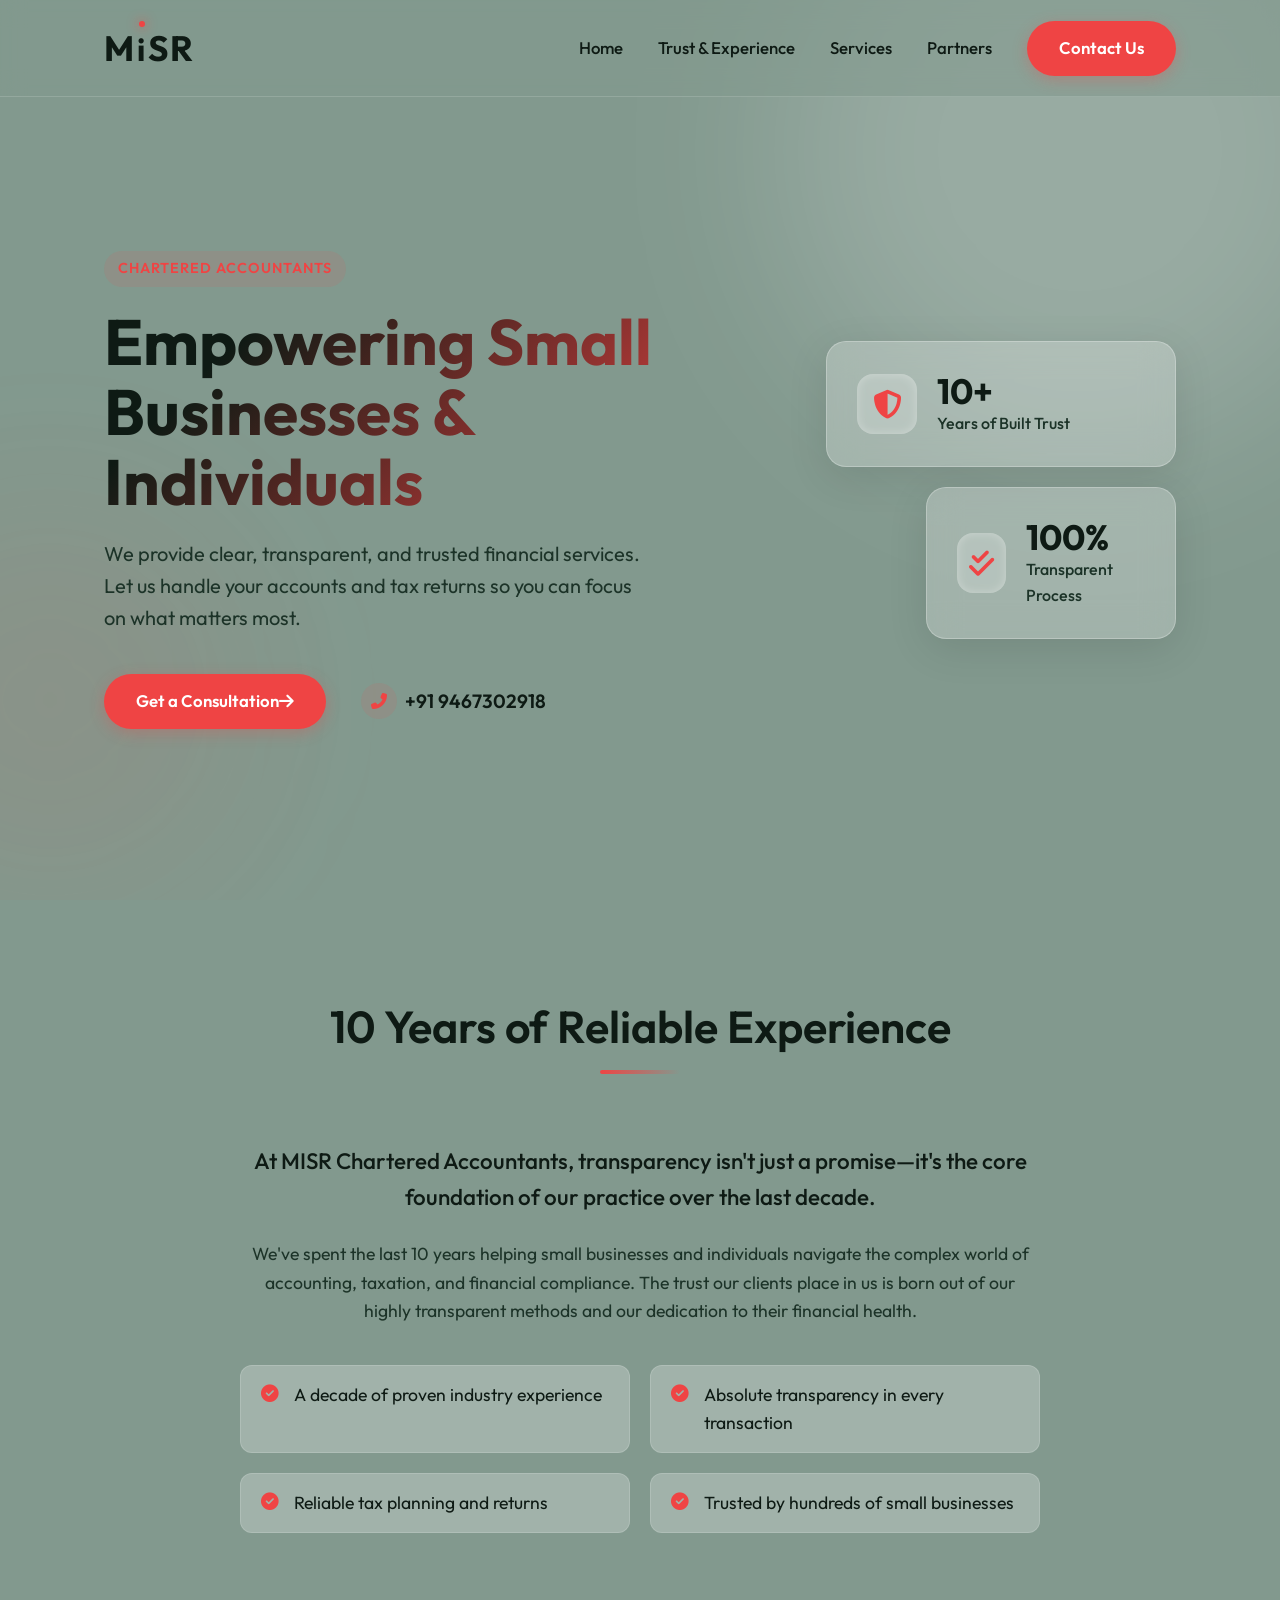
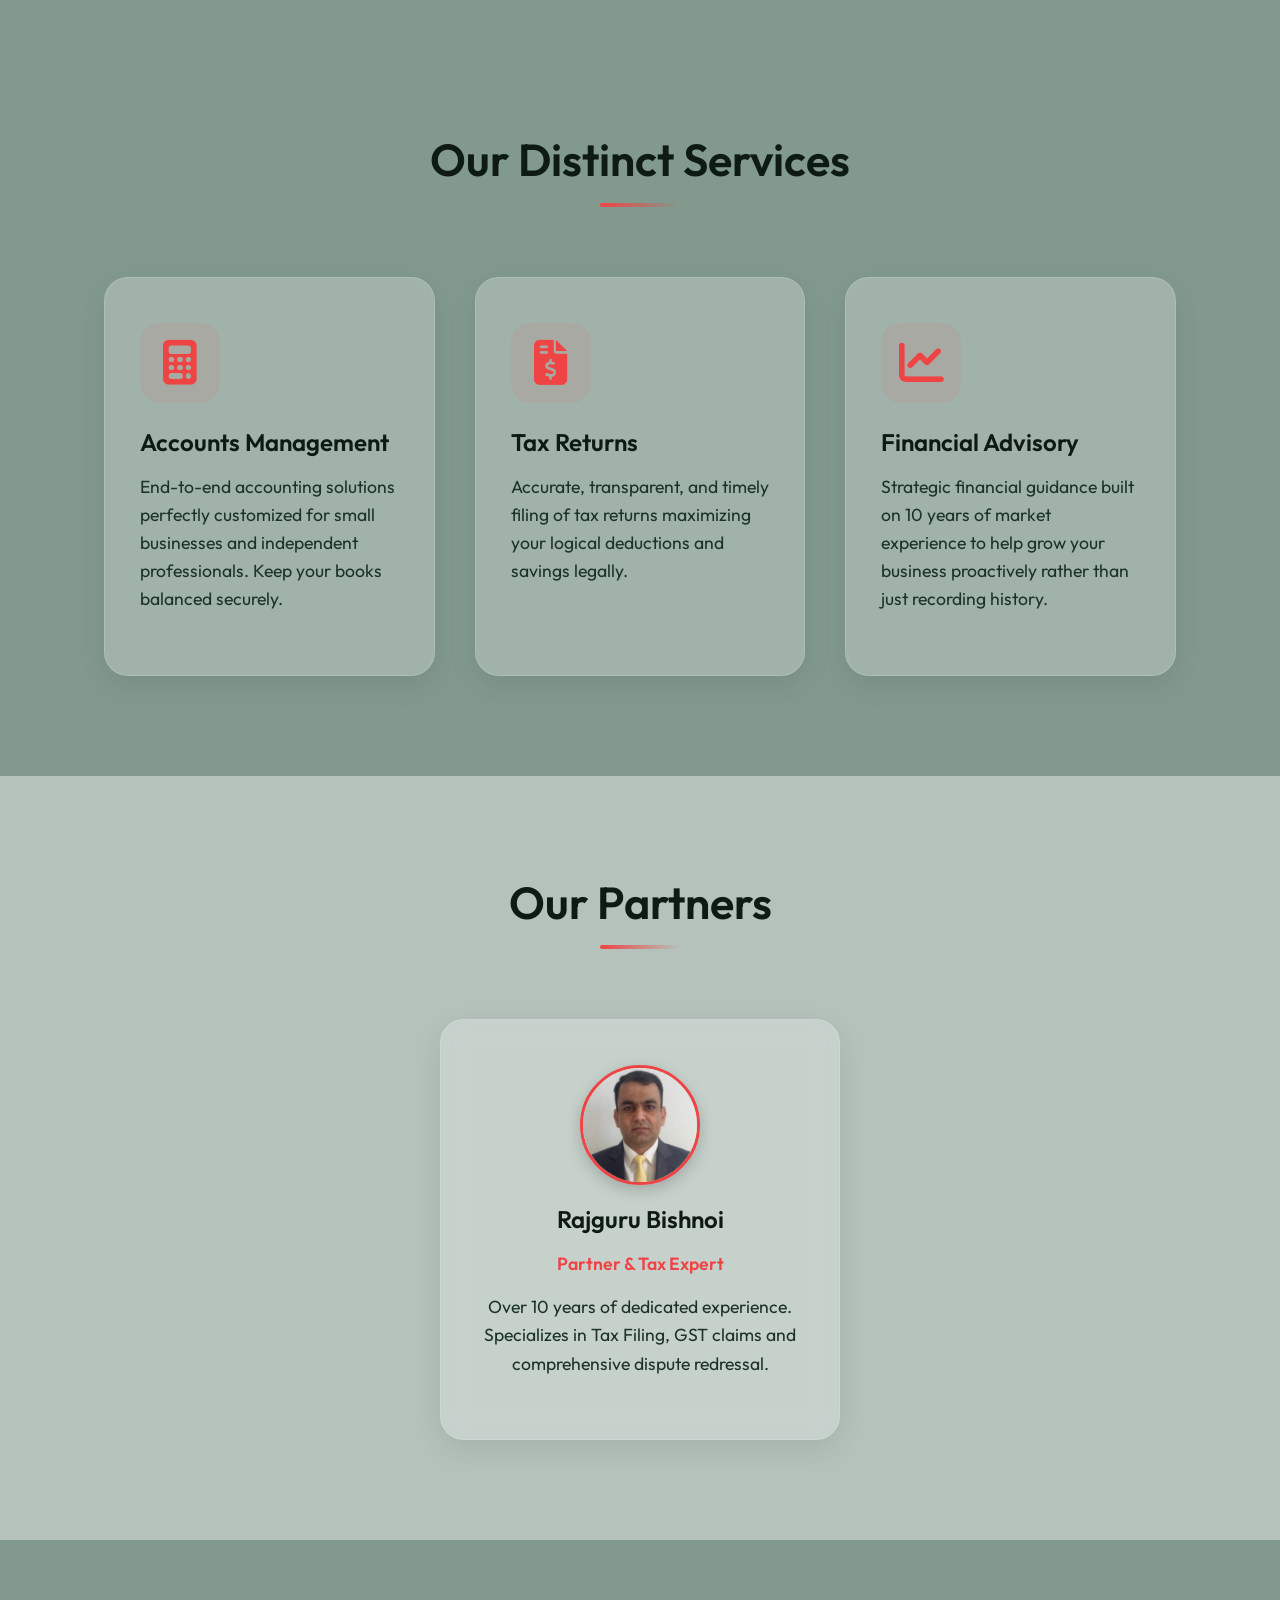
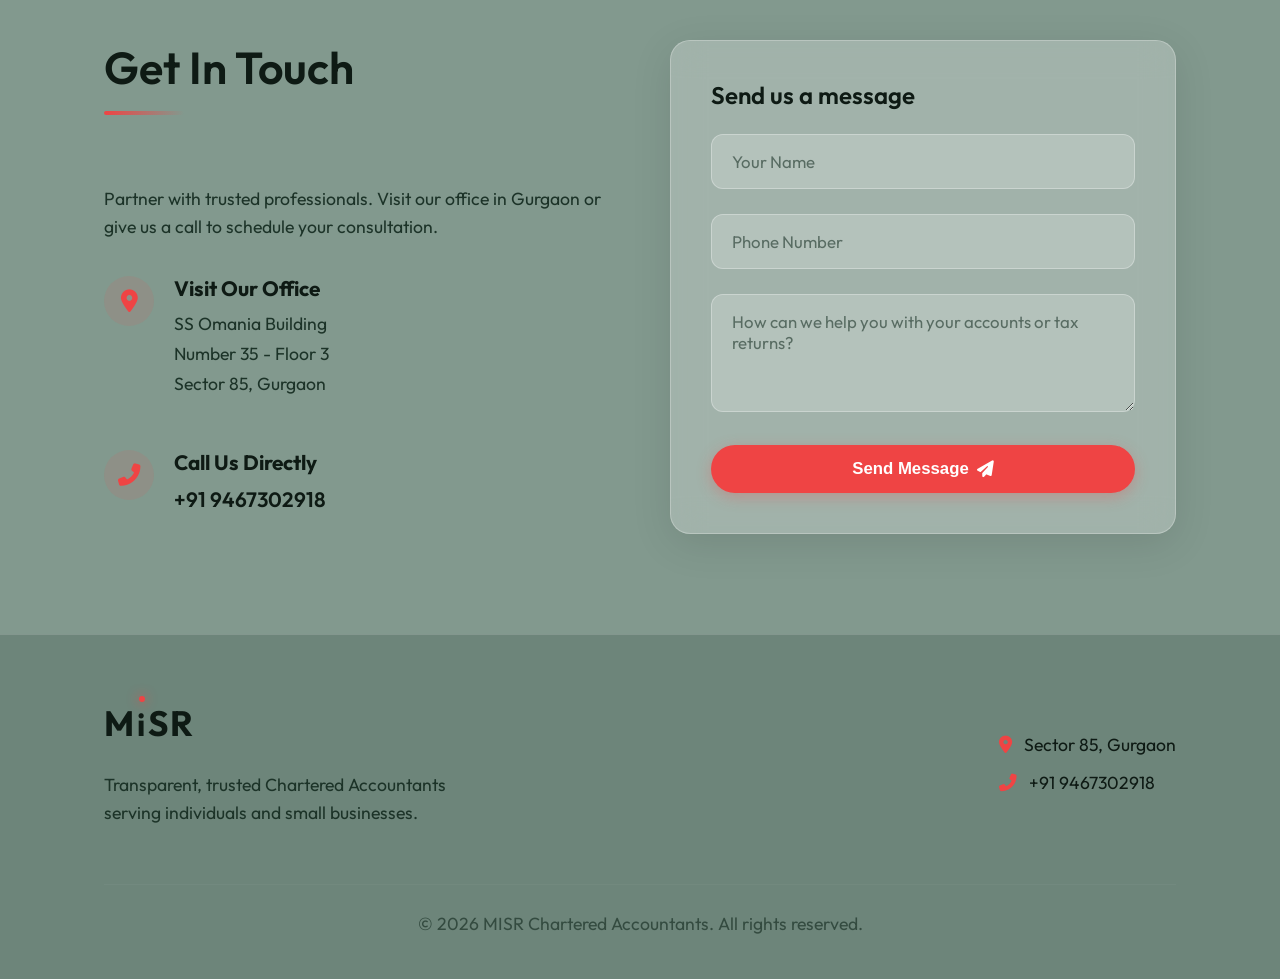
<file: index.html>
<!DOCTYPE html>
<html lang="en">

<head>
    <meta charset="UTF-8">
    <meta name="viewport" content="width=device-width, initial-scale=1.0">
    <title>MISR Chartered Accountants | Trusted Financial Partners</title>
    <meta name="description"
        content="MISR Chartered Accountants - Expert accounting and tax return services for small businesses and individuals in Gurgaon. Trusted and transparent with 10 years of experience.">

    <!-- Google Fonts -->
    <link rel="preconnect" href="https://fonts.googleapis.com">
    <link rel="preconnect" href="https://fonts.gstatic.com" crossorigin>
    <link href="https://fonts.googleapis.com/css2?family=Outfit:wght@300;400;500;600;700&display=swap" rel="stylesheet">

    <!-- FontAwesome for Icons -->
    <link rel="stylesheet" href="https://cdnjs.cloudflare.com/ajax/libs/font-awesome/6.4.0/css/all.min.css">

    <link rel="stylesheet" href="styles.css">
</head>

<body>
    <nav class="navbar">
        <div class="container nav-container">
            <div class="logo">
                <span class="logo-text">M<span class="logo-i">i<span class="dot"></span></span>SR</span>
            </div>
            <ul class="nav-links">
                <li><a href="#home">Home</a></li>
                <li><a href="#about">Trust & Experience</a></li>
                <li><a href="#services">Services</a></li>
                <li><a href="#partners">Partners</a></li>
                <li><a href="#contact" class="btn-primary">Contact Us</a></li>
            </ul>
            <div class="mobile-menu-btn">
                <i class="fas fa-bars"></i>
            </div>
        </div>
    </nav>

    <header id="home" class="hero">
        <div class="container hero-content">
            <div class="hero-text fade-in-up">
                <div class="badge-tag">Chartered Accountants</div>
                <h1>Empowering Small Businesses & Individuals</h1>
                <p>We provide clear, transparent, and trusted financial services. Let us handle your accounts and tax
                    returns so you can focus on what matters most.</p>
                <div class="hero-actions">
                    <a href="#contact" class="btn-primary" style="margin-right: 15px;">Get a Consultation <i
                            class="fas fa-arrow-right"></i></a>
                    <a href="tel:+919467302918" class="phone-link"><i class="fas fa-phone-alt tag-icon"></i> +91
                        9467302918</a>
                </div>
            </div>
            <div class="hero-image fade-in-left">
                <!-- Abstract financial illustration using premium UI aesthetic -->
                <div class="glass-card trust-badge">
                    <div class="badge-icon-wrap">
                        <i class="fas fa-shield-alt text-red"></i>
                    </div>
                    <div>
                        <span class="badge-number">10+</span>
                        <span class="badge-text">Years of Built Trust</span>
                    </div>
                </div>

                <div class="glass-card stat-badge" style="margin-top: 20px; max-width: 250px;">
                    <div class="badge-icon-wrap">
                        <i class="fas fa-check-double text-red"></i>
                    </div>
                    <div>
                        <span class="badge-number">100%</span>
                        <span class="badge-text">Transparent Process</span>
                    </div>
                </div>
            </div>
        </div>

        <!-- Abstract Teal Shapes Background -->
        <div class="hero-bg-shapes">
            <div class="shape shape-1"></div>
            <div class="shape shape-2"></div>
        </div>
    </header>

    <section id="about" class="about section-padding">
        <div class="container">
            <div class="section-title fade-in-up">
                <h2>10 Years of Reliable Experience</h2>
                <div class="underline"></div>
            </div>
            <div class="about-grid">
                <div class="about-content fade-in-up">
                    <p class="lead">At MISR Chartered Accountants, transparency isn't just a promise—it's the core
                        foundation of our practice over the last decade.</p>
                    <p>We've spent the last 10 years helping small businesses and individuals navigate the complex world
                        of accounting, taxation, and financial compliance. The trust our clients place in us is born out
                        of our highly transparent methods and our dedication to their financial health.</p>
                    <ul class="feature-list">
                        <li><i class="fas fa-check-circle text-red"></i> A decade of proven industry experience</li>
                        <li><i class="fas fa-check-circle text-red"></i> Absolute transparency in every transaction</li>
                        <li><i class="fas fa-check-circle text-red"></i> Reliable tax planning and returns</li>
                        <li><i class="fas fa-check-circle text-red"></i> Trusted by hundreds of small businesses</li>
                    </ul>
                </div>
            </div>
        </div>
    </section>

    <section id="services" class="services section-padding">
        <div class="container">
            <div class="section-title fade-in-up">
                <h2>Our Distinct Services</h2>
                <div class="underline"></div>
            </div>
            <div class="services-grid">
                <div class="service-card fade-in-up" data-delay="0.1s">
                    <div class="service-icon">
                        <i class="fas fa-calculator"></i>
                    </div>
                    <h3>Accounts Management</h3>
                    <p>End-to-end accounting solutions perfectly customized for small businesses and independent
                        professionals. Keep your books balanced securely.</p>
                </div>
                <div class="service-card fade-in-up" data-delay="0.2s">
                    <div class="service-icon">
                        <i class="fas fa-file-invoice-dollar"></i>
                    </div>
                    <h3>Tax Returns</h3>
                    <p>Accurate, transparent, and timely filing of tax returns maximizing your logical deductions and
                        savings legally.</p>
                </div>
                <div class="service-card fade-in-up" data-delay="0.3s">
                    <div class="service-icon">
                        <i class="fas fa-chart-line"></i>
                    </div>
                    <h3>Financial Advisory</h3>
                    <p>Strategic financial guidance built on 10 years of market experience to help grow your business
                        proactively rather than just recording history.</p>
                </div>
            </div>
        </div>
    </section>

    <section id="partners" class="partners section-padding" style="background-color: var(--bg-surface-light);">
        <div class="container">
            <div class="section-title fade-in-up">
                <h2>Our Partners</h2>
                <div class="underline"></div>
            </div>
            <div class="partners-grid"
                style="display: grid; grid-template-columns: repeat(auto-fit, minmax(320px, 1fr)); gap: 40px; justify-items: center;">
                <div class="service-card fade-in-up" data-delay="0.1s"
                    style="text-align: center; max-width: 400px; width: 100%;">
                    <div class="partner-img-wrapper"
                        style="width: 120px; height: 120px; margin: 0 auto 20px; border-radius: 50%; overflow: hidden; border: 3px solid var(--accent-red); box-shadow: 0 5px 15px rgba(0,0,0,0.2);">
                        <img src="rajguru_bishnoi.jpeg?v=2" alt="Rajguru Bishnoi"
                            style="width: 100%; height: 100%; object-fit: cover; object-position: top;">
                    </div>
                    <h3>Rajguru Bishnoi</h3>
                    <p style="color: var(--accent-red); font-weight: 600; margin-bottom: 15px; font-size: 1.1rem;">
                        Partner & Tax Expert</p>
                    <p>Over 10 years of dedicated experience. Specializes in Tax Filing, GST claims and comprehensive
                        dispute redressal.</p>
                </div>
            </div>
        </div>
    </section>

    <section id="contact" class="contact section-padding">
        <div class="container">
            <div class="contact-grid">
                <div class="contact-info fade-in-up">
                    <div class="section-title" style="text-align: left;">
                        <h2>Get In Touch</h2>
                        <div class="underline" style="margin: 0 0 20px 0;"></div>
                    </div>
                    <p style="font-size: 1.1rem; margin-bottom: 30px;">Partner with trusted professionals. Visit our
                        office in Gurgaon or give us a call to schedule your consultation.</p>

                    <div class="contact-item">
                        <div class="contact-icon-bg">
                            <i class="fas fa-map-marker-alt"></i>
                        </div>
                        <div>
                            <h4>Visit Our Office</h4>
                            <p class="address-text">
                                SS Omania Building<br>
                                Number 35 - Floor 3<br>
                                Sector 85, Gurgaon
                            </p>
                        </div>
                    </div>

                    <div class="contact-item">
                        <div class="contact-icon-bg">
                            <i class="fas fa-phone-alt"></i>
                        </div>
                        <div>
                            <h4>Call Us Directly</h4>
                            <p><a href="tel:+919467302918" class="contact-phone">+91 9467302918</a></p>
                        </div>
                    </div>
                </div>

                <div class="contact-form-container glass-card fade-in-up" data-delay="0.2s">
                    <h3 style="margin-bottom: 25px;">Send us a message</h3>
                    <form id="contactForm" class="contact-form">
                        <div class="form-group">
                            <input type="text" id="senderName" placeholder="Your Name" required>
                        </div>
                        <div class="form-group">
                            <input type="tel" id="senderPhone" placeholder="Phone Number" required>
                        </div>
                        <div class="form-group">
                            <textarea id="senderMessage"
                                placeholder="How can we help you with your accounts or tax returns?" rows="4"
                                required></textarea>
                        </div>
                        <button type="submit" class="btn-primary w-100">Send Message <i class="fas fa-paper-plane"
                                style="margin-left: 8px;"></i></button>
                    </form>
                </div>
            </div>
        </div>
    </section>

    <footer>
        <div class="container footer-content">
            <div class="footer-brand">
                <div class="logo">
                    <span class="logo-text">M<span class="logo-i">i<span class="dot"></span></span>SR</span>
                </div>
                <p>Transparent, trusted Chartered Accountants<br>serving individuals and small businesses.</p>
            </div>
            <div class="footer-contact-summary">
                <p><i class="fas fa-map-marker-alt" style="color:var(--accent-red); margin-right:8px;"></i> Sector 85,
                    Gurgaon</p>
                <p><i class="fas fa-phone-alt" style="color:var(--accent-red); margin-right:8px;"></i> +91 9467302918
                </p>
            </div>
        </div>
        <div class="container">
            <div class="footer-links">
                <p>&copy; 2026 MISR Chartered Accountants. All rights reserved.</p>
            </div>
        </div>
    </footer>

    <script src="script.js"></script>
</body>


</html>
</file>
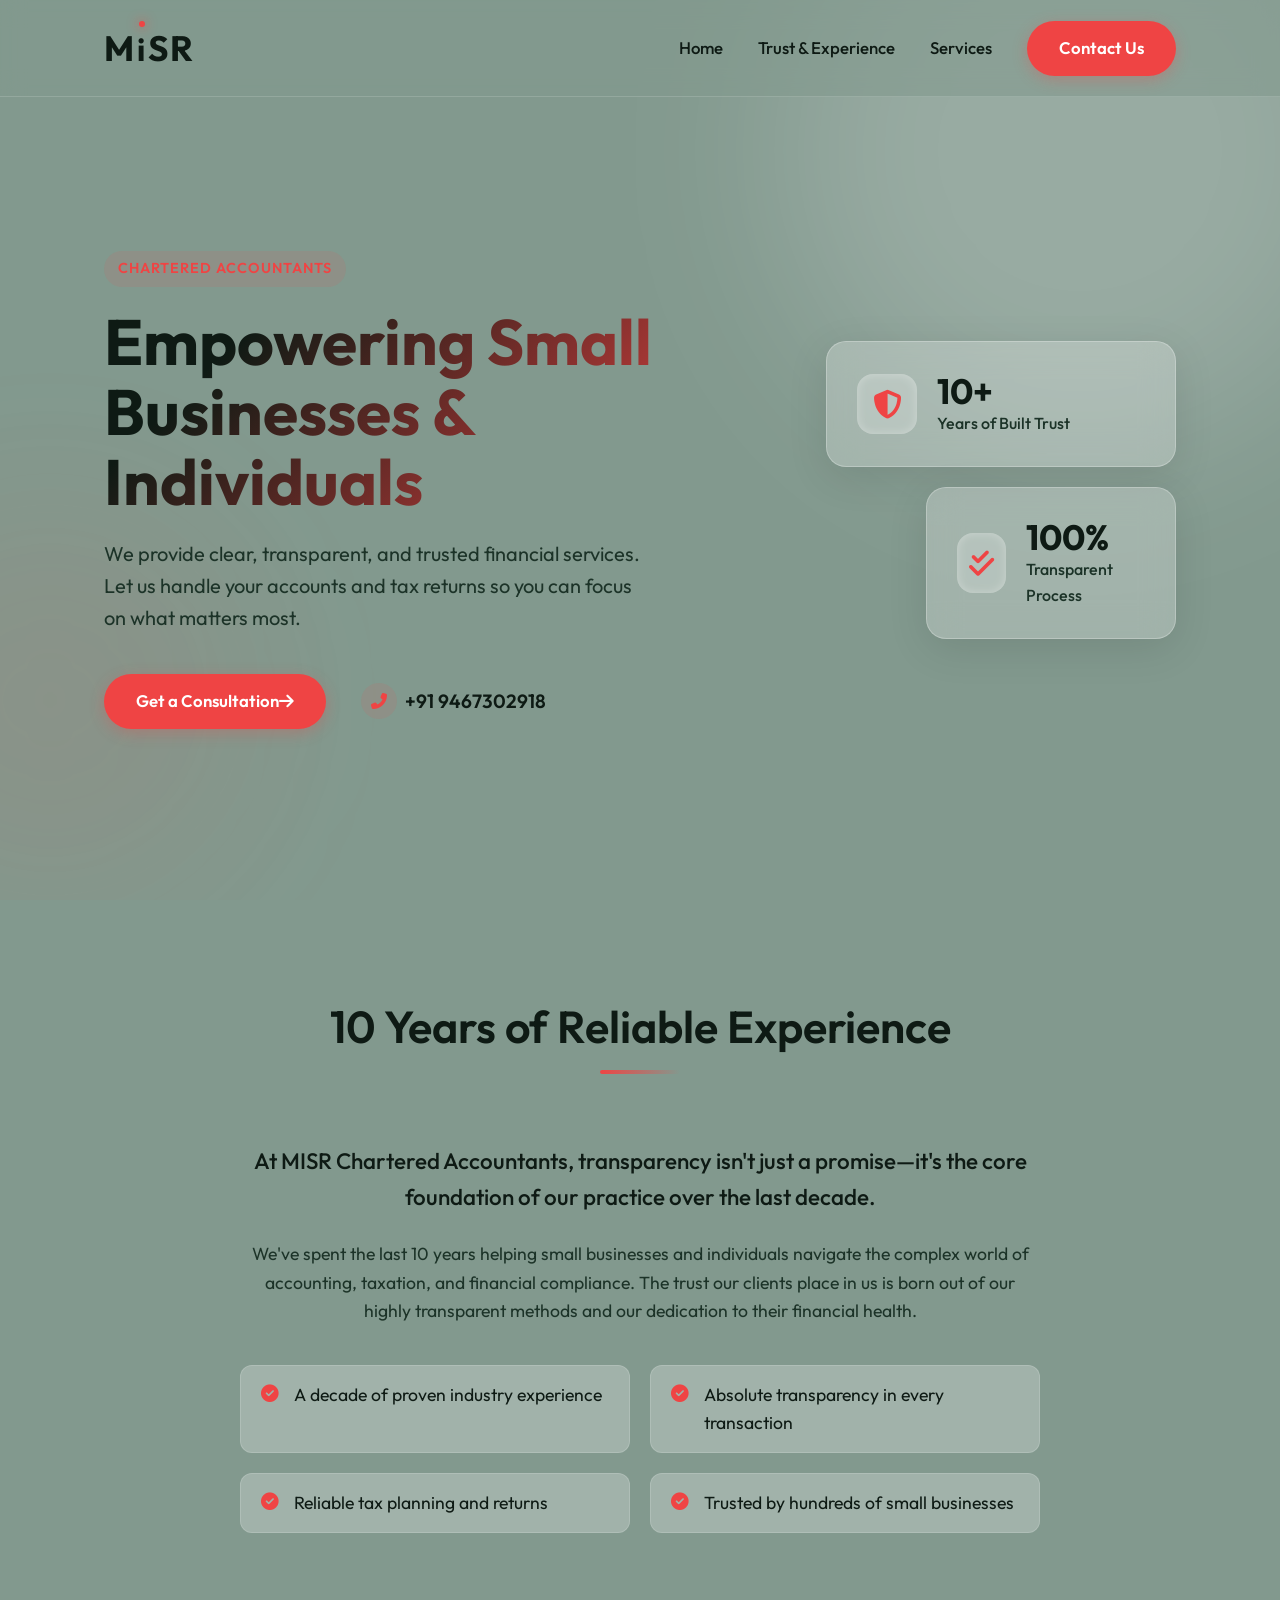
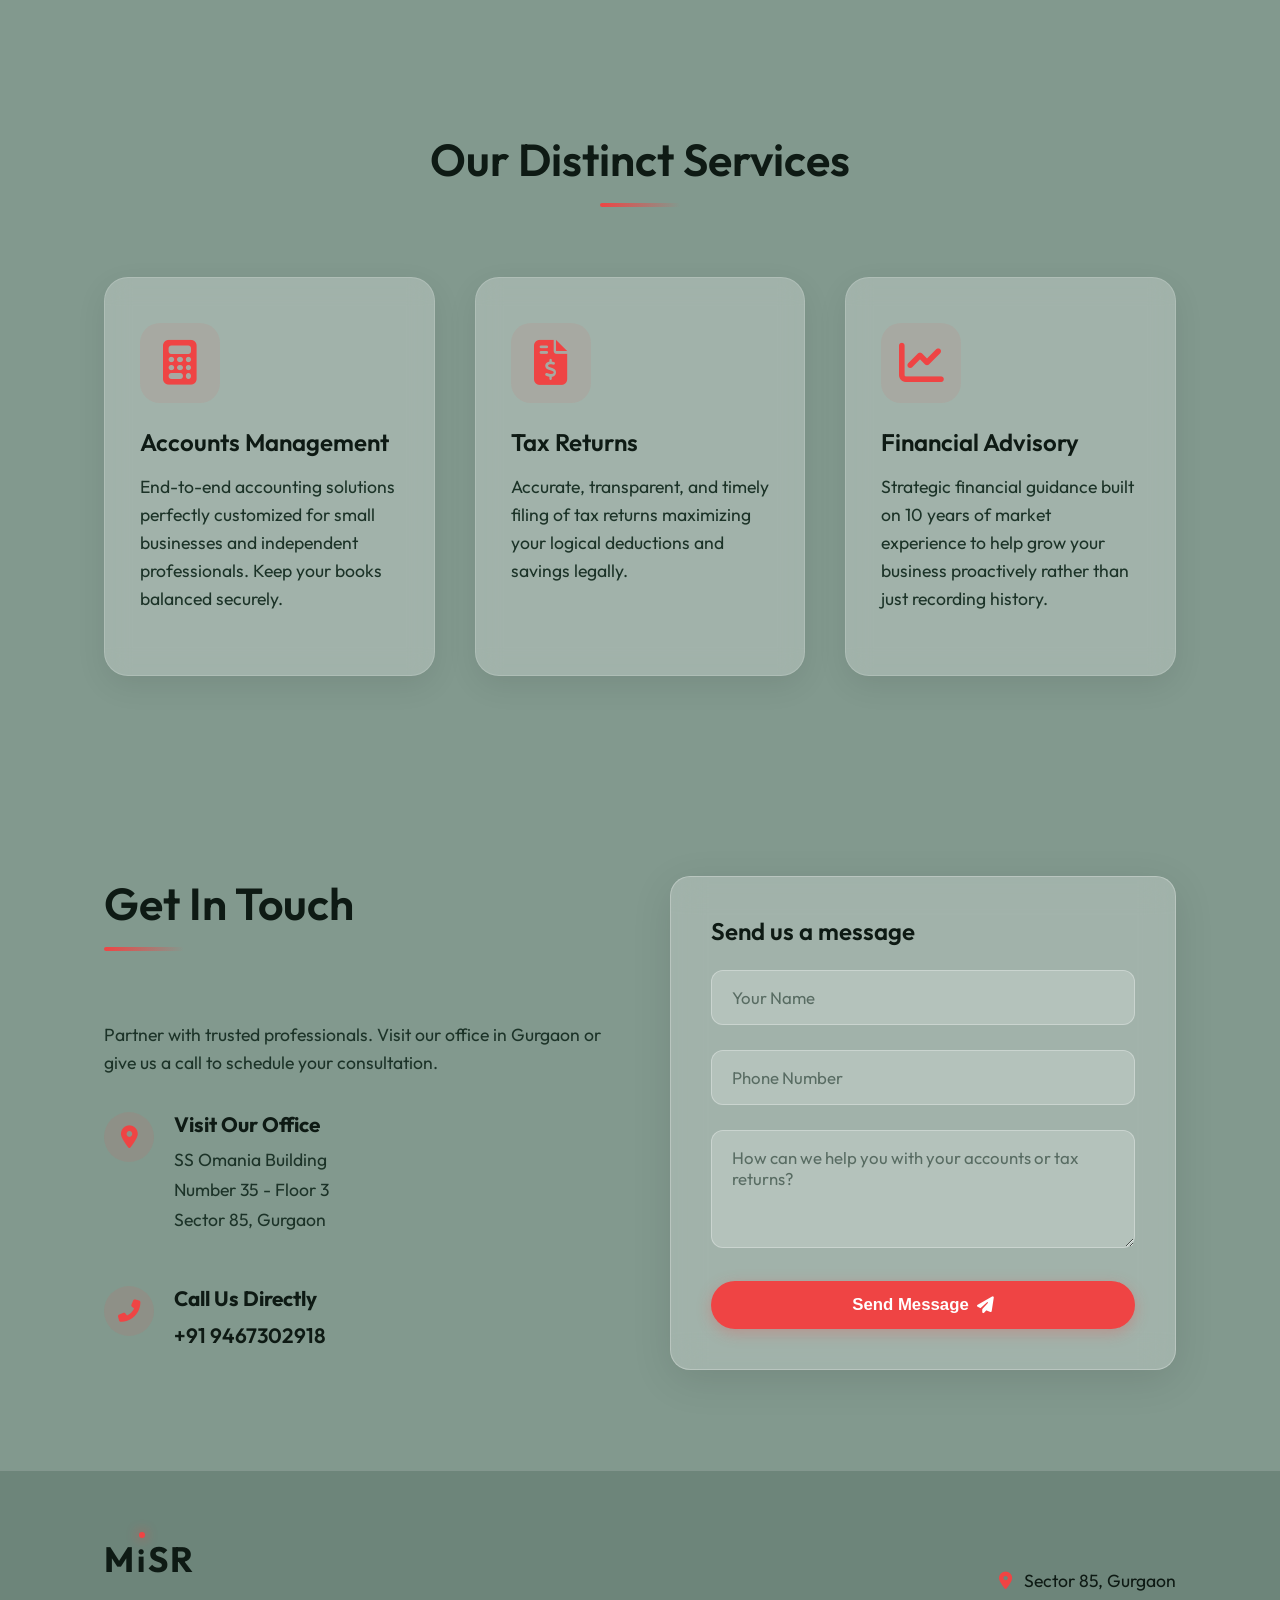
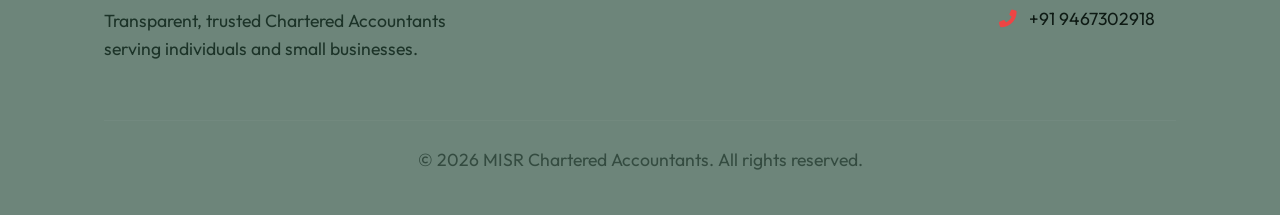
<file: MiSR.HTML>
<!DOCTYPE html>
<html lang="en">
<head>
    <meta charset="UTF-8">
    <meta name="viewport" content="width=device-width, initial-scale=1.0">
    <title>MISR Chartered Accountants | Trusted Financial Partners</title>
    <meta name="description" content="MISR Chartered Accountants - Expert accounting and tax return services for small businesses and individuals in Gurgaon. Trusted and transparent with 10 years of experience.">
    
    <!-- Google Fonts -->
    <link rel="preconnect" href="https://fonts.googleapis.com">
    <link rel="preconnect" href="https://fonts.gstatic.com" crossorigin>
    <link href="https://fonts.googleapis.com/css2?family=Outfit:wght@300;400;500;600;700&display=swap" rel="stylesheet">
    
    <!-- FontAwesome for Icons -->
    <link rel="stylesheet" href="https://cdnjs.cloudflare.com/ajax/libs/font-awesome/6.4.0/css/all.min.css">
    
    <link rel="stylesheet" href="styles.css">
</head>
<body>
    <nav class="navbar">
        <div class="container nav-container">
            <div class="logo">
                <span class="logo-text">M<span class="logo-i">i<span class="dot"></span></span>SR</span>
            </div>
            <ul class="nav-links">
                <li><a href="#home">Home</a></li>
                <li><a href="#about">Trust & Experience</a></li>
                <li><a href="#services">Services</a></li>
                <li><a href="#contact" class="btn-primary">Contact Us</a></li>
            </ul>
            <div class="mobile-menu-btn">
                <i class="fas fa-bars"></i>
            </div>
        </div>
    </nav>

    <header id="home" class="hero">
        <div class="container hero-content">
            <div class="hero-text fade-in-up">
                <div class="badge-tag">Chartered Accountants</div>
                <h1>Empowering Small Businesses & Individuals</h1>
                <p>We provide clear, transparent, and trusted financial services. Let us handle your accounts and tax returns so you can focus on what matters most.</p>
                <div class="hero-actions">
                    <a href="#contact" class="btn-primary" style="margin-right: 15px;">Get a Consultation <i class="fas fa-arrow-right"></i></a>
                    <a href="tel:+919467302918" class="phone-link"><i class="fas fa-phone-alt tag-icon"></i> +91 9467302918</a>
                </div>
            </div>
            <div class="hero-image fade-in-left">
                <!-- Abstract financial illustration using premium UI aesthetic -->
                <div class="glass-card trust-badge">
                    <div class="badge-icon-wrap">
                        <i class="fas fa-shield-alt text-red"></i>
                    </div>
                    <div>
                        <span class="badge-number">10+</span>
                        <span class="badge-text">Years of Built Trust</span>
                    </div>
                </div>
                
                <div class="glass-card stat-badge" style="margin-top: 20px; max-width: 250px;">
                    <div class="badge-icon-wrap">
                        <i class="fas fa-check-double text-red"></i>
                    </div>
                    <div>
                        <span class="badge-number">100%</span>
                        <span class="badge-text">Transparent Process</span>
                    </div>
                </div>
            </div>
        </div>
        
        <!-- Abstract Teal Shapes Background -->
        <div class="hero-bg-shapes">
            <div class="shape shape-1"></div>
            <div class="shape shape-2"></div>
        </div>
    </header>

    <section id="about" class="about section-padding">
        <div class="container">
            <div class="section-title fade-in-up">
                <h2>10 Years of Reliable Experience</h2>
                <div class="underline"></div>
            </div>
            <div class="about-grid">
                <div class="about-content fade-in-up">
                    <p class="lead">At MISR Chartered Accountants, transparency isn't just a promise—it's the core foundation of our practice over the last decade.</p>
                    <p>We've spent the last 10 years helping small businesses and individuals navigate the complex world of accounting, taxation, and financial compliance. The trust our clients place in us is born out of our highly transparent methods and our dedication to their financial health.</p>
                    <ul class="feature-list">
                        <li><i class="fas fa-check-circle text-red"></i> A decade of proven industry experience</li>
                        <li><i class="fas fa-check-circle text-red"></i> Absolute transparency in every transaction</li>
                        <li><i class="fas fa-check-circle text-red"></i> Reliable tax planning and returns</li>
                        <li><i class="fas fa-check-circle text-red"></i> Trusted by hundreds of small businesses</li>
                    </ul>
                </div>
            </div>
        </div>
    </section>

    <section id="services" class="services section-padding">
        <div class="container">
            <div class="section-title fade-in-up">
                <h2>Our Distinct Services</h2>
                <div class="underline"></div>
            </div>
            <div class="services-grid">
                <div class="service-card fade-in-up" data-delay="0.1s">
                    <div class="service-icon">
                        <i class="fas fa-calculator"></i>
                    </div>
                    <h3>Accounts Management</h3>
                    <p>End-to-end accounting solutions perfectly customized for small businesses and independent professionals. Keep your books balanced securely.</p>
                </div>
                <div class="service-card fade-in-up" data-delay="0.2s">
                    <div class="service-icon">
                        <i class="fas fa-file-invoice-dollar"></i>
                    </div>
                    <h3>Tax Returns</h3>
                    <p>Accurate, transparent, and timely filing of tax returns maximizing your logical deductions and savings legally.</p>
                </div>
                <div class="service-card fade-in-up" data-delay="0.3s">
                    <div class="service-icon">
                        <i class="fas fa-chart-line"></i>
                    </div>
                    <h3>Financial Advisory</h3>
                    <p>Strategic financial guidance built on 10 years of market experience to help grow your business proactively rather than just recording history.</p>
                </div>
            </div>
        </div>
    </section>

    <section id="contact" class="contact section-padding">
        <div class="container">
            <div class="contact-grid">
                <div class="contact-info fade-in-up">
                    <div class="section-title" style="text-align: left;">
                        <h2>Get In Touch</h2>
                        <div class="underline" style="margin: 0 0 20px 0;"></div>
                    </div>
                    <p style="font-size: 1.1rem; margin-bottom: 30px;">Partner with trusted professionals. Visit our office in Gurgaon or give us a call to schedule your consultation.</p>
                    
                    <div class="contact-item">
                        <div class="contact-icon-bg">
                            <i class="fas fa-map-marker-alt"></i>
                        </div>
                        <div>
                            <h4>Visit Our Office</h4>
                            <p class="address-text">
                                SS Omania Building<br>
                                Number 35 - Floor 3<br>
                                Sector 85, Gurgaon
                            </p>
                        </div>
                    </div>
                    
                    <div class="contact-item">
                        <div class="contact-icon-bg">
                            <i class="fas fa-phone-alt"></i>
                        </div>
                        <div>
                            <h4>Call Us Directly</h4>
                            <p><a href="tel:+919467302918" class="contact-phone">+91 9467302918</a></p>
                        </div>
                    </div>
                </div>
                
                <div class="contact-form-container glass-card fade-in-up" data-delay="0.2s">
                    <h3 style="margin-bottom: 25px;">Send us a message</h3>
                    <form class="contact-form" onsubmit="event.preventDefault(); alert('Thank you for reaching out. We will contact you soon!');">
                        <div class="form-group">
                            <input type="text" placeholder="Your Name" required>
                        </div>
                        <div class="form-group">
                            <input type="tel" placeholder="Phone Number" required>
                        </div>
                        <div class="form-group">
                            <textarea placeholder="How can we help you with your accounts or tax returns?" rows="4" required></textarea>
                        </div>
                        <button type="submit" class="btn-primary w-100">Send Message <i class="fas fa-paper-plane" style="margin-left: 8px;"></i></button>
                    </form>
                </div>
            </div>
        </div>
    </section>

    <footer>
        <div class="container footer-content">
            <div class="footer-brand">
                <div class="logo">
                    <span class="logo-text">M<span class="logo-i">i<span class="dot"></span></span>SR</span>
                </div>
                <p>Transparent, trusted Chartered Accountants<br>serving individuals and small businesses.</p>
            </div>
            <div class="footer-contact-summary">
                <p><i class="fas fa-map-marker-alt" style="color:var(--accent-red); margin-right:8px;"></i> Sector 85, Gurgaon</p>
                <p><i class="fas fa-phone-alt" style="color:var(--accent-red); margin-right:8px;"></i> +91 9467302918</p>
            </div>
        </div>
        <div class="container">
            <div class="footer-links">
                <p>&copy; 2026 MISR Chartered Accountants. All rights reserved.</p>
            </div>
        </div>
    </footer>

    <script src="script.js"></script>
</body>
</html>
</file>
<file: styles.css>
:root {
    /* Teal-Grey color palette */
    --bg-main: rgb(130, 153, 142);
    /* Teal-Grey requested */
    --bg-surface: rgba(255, 255, 255, 0.25);
    /* Glass teal for cards/surfaces */
    --bg-surface-light: rgba(255, 255, 255, 0.4);
    /* Lighter glass for hover/accents */

    /* Typography colors - adjusted for lighter background */
    --text-primary: #0E1A14;
    /* Dark teal for headings/bright text */
    --text-secondary: #1C3328;
    /* Medium dark teal for secondary paragraph text */

    /* Accent */
    --accent-red: #EF4444;
    /* Vibrant red for the 'i' dot and buttons */
    --accent-red-hover: #DC2626;
    /* Darker red for hover */

    /* Configs */
    --font-main: 'Outfit', sans-serif;
    --transition: all 0.3s cubic-bezier(0.25, 0.8, 0.25, 1);
}

* {
    margin: 0;
    padding: 0;
    box-sizing: border-box;
}

html {
    scroll-behavior: smooth;
}

body {
    font-family: var(--font-main);
    background-color: var(--bg-main);
    color: var(--text-primary);
    line-height: 1.6;
    overflow-x: hidden;
}

/* Base Utility Classes */
.container {
    max-width: 1200px;
    margin: 0 auto;
    padding: 0 5%;
}

.section-padding {
    padding: 100px 0;
}

.text-red {
    color: var(--accent-red);
}

.w-100 {
    width: 100%;
}

/* Typography */
h1,
h2,
h3,
h4 {
    color: var(--text-primary);
    line-height: 1.2;
    margin-bottom: 1rem;
}

h1 {
    font-size: 3.5rem;
    font-weight: 700;
}

h2 {
    font-size: 2.5rem;
    font-weight: 600;
}

h3 {
    font-size: 1.5rem;
    font-weight: 600;
}

p {
    color: var(--text-secondary);
    margin-bottom: 1rem;
    font-size: 1.1rem;
}

a {
    text-decoration: none;
    color: inherit;
    transition: var(--transition);
}

.badge-tag {
    display: inline-block;
    background: rgba(239, 68, 68, 0.1);
    color: var(--accent-red);
    padding: 6px 14px;
    border-radius: 20px;
    font-size: 0.9rem;
    font-weight: 600;
    margin-bottom: 20px;
    letter-spacing: 1px;
    text-transform: uppercase;
}

/* Custom Primary Button */
.btn-primary {
    display: inline-flex;
    align-items: center;
    justify-content: center;
    background-color: var(--accent-red);
    color: white;
    padding: 14px 32px;
    border-radius: 30px;
    font-weight: 600;
    font-size: 1.05rem;
    border: none;
    cursor: pointer;
    transition: var(--transition);
    box-shadow: 0 4px 15px rgba(239, 68, 68, 0.3);
}

.btn-primary:hover {
    background-color: var(--accent-red-hover);
    transform: translateY(-3px);
    box-shadow: 0 8px 25px rgba(239, 68, 68, 0.4);
}

/* Navigation System */
.navbar {
    position: fixed;
    top: 0;
    width: 100%;
    padding: 20px 0;
    z-index: 1000;
    transition: var(--transition);
    background: rgba(130, 153, 142, 0.6);
    backdrop-filter: blur(12px);
    border-bottom: 1px solid rgba(255, 255, 255, 0.15);
}

.navbar.scrolled {
    padding: 12px 0;
    background: rgba(130, 153, 142, 0.95);
    box-shadow: 0 4px 25px rgba(0, 0, 0, 0.15);
}

.nav-container {
    display: flex;
    justify-content: space-between;
    align-items: center;
}

/* LOGO CSS - Critical specific requested styling */
.logo {
    font-size: 2.2rem;
    font-weight: 700;
    letter-spacing: 1px;
    font-family: var(--font-main);
}

.logo-text {
    position: relative;
    color: var(--text-primary);
}

.logo-i {
    text-transform: lowercase;
    /* Small 'i' */
    position: relative;
    display: inline-block;
    color: var(--text-primary);
    font-size: 0.9em;
    padding: 0 2px;
}

.dot {
    position: absolute;
    top: -3px;
    /* Precise height above 'i' */
    left: 50%;
    transform: translateX(-50%);
    width: 6px;
    height: 6px;
    background-color: var(--accent-red);
    border-radius: 50%;
    box-shadow: 0 0 12px var(--accent-red);
    /* Glowing red dot effect */
}

/* Nav Links */
.nav-links {
    display: flex;
    list-style: none;
    align-items: center;
    gap: 35px;
}

.nav-links li a:not(.btn-primary) {
    font-weight: 500;
    font-size: 1.05rem;
    position: relative;
    color: var(--text-primary);
    transition: var(--transition);
}

.nav-links li a:not(.btn-primary)::after {
    content: '';
    position: absolute;
    width: 0;
    height: 2px;
    bottom: -6px;
    left: 0;
    background-color: var(--accent-red);
    transition: var(--transition);
}

.nav-links li a:not(.btn-primary):hover::after {
    width: 100%;
}

.nav-links li a:not(.btn-primary):hover {
    color: var(--accent-red);
}

.mobile-menu-btn {
    display: none;
    font-size: 1.8rem;
    color: var(--text-primary);
    cursor: pointer;
}

/* Hero Section */
.hero {
    min-height: 100vh;
    display: flex;
    align-items: center;
    position: relative;
    padding-top: 80px;
    overflow: hidden;
}

.hero-content {
    display: grid;
    grid-template-columns: 1.2fr 0.8fr;
    gap: 50px;
    align-items: center;
    position: relative;
    z-index: 2;
}

.hero-text h1 {
    font-size: 4rem;
    line-height: 1.1;
    background: linear-gradient(135deg, var(--text-primary) 20%, var(--accent-red));
    -webkit-background-clip: text;
    -webkit-text-fill-color: transparent;
    margin-bottom: 20px;
}

.hero-text p {
    font-size: 1.25rem;
    max-width: 90%;
}

.hero-actions {
    display: flex;
    align-items: center;
    flex-wrap: wrap;
    gap: 20px;
    margin-top: 40px;
}

.phone-link {
    font-size: 1.2rem;
    font-weight: 600;
    display: flex;
    align-items: center;
    color: var(--text-primary);
}

.tag-icon {
    font-size: 1rem;
    color: var(--accent-red);
    margin-right: 8px;
    background: rgba(239, 68, 68, 0.1);
    padding: 10px;
    border-radius: 50%;
}

.phone-link:hover {
    color: var(--text-secondary);
}

/* Background Glowing Shapes */
.hero-bg-shapes {
    position: absolute;
    top: 0;
    left: 0;
    width: 100%;
    height: 100%;
    z-index: 1;
    overflow: hidden;
    pointer-events: none;
}

.shape {
    position: absolute;
    border-radius: 50%;
    filter: blur(90px);
    opacity: 0.6;
}

.shape-1 {
    width: 600px;
    height: 600px;
    background: rgba(255, 255, 255, 0.3);
    /* Soft white glow */
    top: -150px;
    right: -100px;
}

.shape-2 {
    width: 400px;
    height: 400px;
    background: rgba(239, 68, 68, 0.12);
    /* Subtle red glow */
    bottom: 0px;
    left: -150px;
}

/* Glass Cards for Trust Badges */
.glass-card {
    background: var(--bg-surface);
    backdrop-filter: blur(16px);
    border: 1px solid rgba(255, 255, 255, 0.25);
    border-radius: 20px;
    padding: 30px;
    box-shadow: 0 10px 40px rgba(0, 0, 0, 0.1);
    transition: var(--transition);
}

.glass-card:hover {
    border-color: rgba(255, 255, 255, 0.15);
    transform: translateY(-5px);
}

.trust-badge,
.stat-badge {
    display: flex;
    align-items: center;
    gap: 20px;
    max-width: 350px;
    margin-left: auto;
}

.trust-badge {
    animation: float 6s ease-in-out infinite;
}

.stat-badge {
    animation: float 8s ease-in-out infinite reverse;
}

.badge-icon-wrap {
    width: 60px;
    height: 60px;
    background: rgba(255, 255, 255, 0.2);
    border-radius: 16px;
    display: flex;
    align-items: center;
    justify-content: center;
    font-size: 1.8rem;
    box-shadow: inset 0 0 10px rgba(255, 255, 255, 0.3);
}

.badge-number {
    display: block;
    font-size: 2.2rem;
    font-weight: 700;
    color: var(--text-primary);
    line-height: 1.1;
}

.badge-text {
    font-size: 1rem;
    color: var(--text-secondary);
    font-weight: 500;
}

@keyframes float {
    0% {
        transform: translateY(0px);
    }

    50% {
        transform: translateY(-12px);
    }

    100% {
        transform: translateY(0px);
    }
}

/* Section Title Components */
.section-title {
    text-align: center;
    margin-bottom: 70px;
}

.section-title h2 {
    font-size: 2.8rem;
}

.underline {
    height: 4px;
    width: 80px;
    background: linear-gradient(90deg, var(--accent-red), transparent);
    margin: 0 auto;
    border-radius: 2px;
}

/* About Section */
.lead {
    font-size: 1.4rem;
    color: var(--text-primary);
    font-weight: 500;
    margin-bottom: 25px;
}

.about-content {
    max-width: 800px;
    margin: 0 auto;
    text-align: center;
}

.feature-list {
    list-style: none;
    margin-top: 40px;
    display: grid;
    grid-template-columns: 1fr 1fr;
    gap: 20px;
    text-align: left;
}

.feature-list li {
    font-size: 1.1rem;
    display: flex;
    align-items: flex-start;
    gap: 15px;
    color: var(--text-primary);
    background: var(--bg-surface);
    padding: 15px 20px;
    border-radius: 12px;
    border: 1px solid rgba(255, 255, 255, 0.15);
}

.feature-list li i {
    margin-top: 4px;
}

/* Services Grid */
.services-grid {
    display: grid;
    grid-template-columns: repeat(auto-fit, minmax(320px, 1fr));
    gap: 40px;
}

.service-card {
    background: var(--bg-surface);
    backdrop-filter: blur(12px);
    padding: 45px 35px;
    border-radius: 24px;
    transition: var(--transition);
    border: 1px solid rgba(255, 255, 255, 0.15);
    position: relative;
    overflow: hidden;
    box-shadow: 0 10px 30px rgba(0, 0, 0, 0.08);
}

.service-card::before {
    content: '';
    position: absolute;
    top: 0;
    left: 0;
    width: 100%;
    height: 5px;
    background: var(--accent-red);
    transform: scaleX(0);
    transform-origin: left;
    transition: transform 0.5s cubic-bezier(0.22, 1, 0.36, 1);
}

.service-card:hover {
    transform: translateY(-12px);
    background: var(--bg-surface-light);
    box-shadow: 0 20px 40px rgba(0, 0, 0, 0.15);
    border-color: rgba(255, 255, 255, 0.3);
}

.service-card:hover::before {
    transform: scaleX(1);
}

.service-icon {
    font-size: 2.8rem;
    color: var(--accent-red);
    margin-bottom: 25px;
    display: inline-flex;
    align-items: center;
    justify-content: center;
    width: 80px;
    height: 80px;
    background: rgba(239, 68, 68, 0.08);
    border-radius: 20px;
    transition: var(--transition);
}

.service-card:hover .service-icon {
    background: var(--accent-red);
    color: white;
    transform: scale(1.1) rotate(5deg);
}

/* Contact Section */
.contact-grid {
    display: grid;
    grid-template-columns: 1fr 1fr;
    gap: 60px;
    align-items: center;
}

.contact-item {
    display: flex;
    align-items: flex-start;
    gap: 20px;
    margin-top: 35px;
}

.contact-icon-bg {
    width: 50px;
    height: 50px;
    min-width: 50px;
    border-radius: 50%;
    background: rgba(239, 68, 68, 0.1);
    display: flex;
    align-items: center;
    justify-content: center;
}

.contact-icon-bg i {
    font-size: 1.4rem;
    color: var(--accent-red);
}

.contact-item h4 {
    margin-bottom: 8px;
    font-size: 1.3rem;
}

.address-text {
    line-height: 1.7;
    color: var(--text-secondary);
}

.contact-phone {
    font-size: 1.3rem;
    font-weight: 600;
    color: var(--text-primary);
}

.contact-form-container {
    padding: 40px;
}

/* Forms */
.form-group {
    margin-bottom: 25px;
}

input,
textarea {
    width: 100%;
    padding: 16px 20px;
    background: rgba(255, 255, 255, 0.2);
    border: 1px solid rgba(255, 255, 255, 0.3);
    border-radius: 12px;
    color: var(--text-primary);
    font-family: var(--font-main);
    font-size: 1.05rem;
    transition: var(--transition);
}

input::placeholder,
textarea::placeholder {
    color: var(--text-secondary);
    opacity: 0.6;
}

input:focus,
textarea:focus {
    outline: none;
    border-color: var(--accent-red);
    background: rgba(255, 255, 255, 0.06);
    box-shadow: 0 0 15px rgba(239, 68, 68, 0.15);
}

/* Footer Section */
footer {
    background: #6D857A;
    /* Slightly darker teal-grey for footer */
    padding: 60px 0 25px;
    border-top: 1px solid rgba(255, 255, 255, 0.15);
}

.footer-content {
    display: flex;
    justify-content: space-between;
    align-items: center;
    margin-bottom: 40px;
    flex-wrap: wrap;
    gap: 30px;
}

.footer-brand .logo {
    margin-bottom: 20px;
    display: inline-block;
}

.footer-contact-summary p {
    margin-bottom: 10px;
    font-size: 1.1rem;
    color: var(--text-primary);
}

.footer-links {
    text-align: center;
    border-top: 1px solid rgba(255, 255, 255, 0.05);
    padding-top: 25px;
    font-size: 0.95rem;
    color: var(--text-secondary);
    opacity: 0.7;
}

/* Scroll Animations using JS triggers */
.fade-in-up {
    opacity: 0;
    transform: translateY(40px);
    transition: opacity 0.8s ease-out, transform 0.8s ease-out;
}

.fade-in-left {
    opacity: 0;
    transform: translateX(-40px);
    transition: opacity 0.8s ease-out, transform 0.8s ease-out;
}

.visible {
    opacity: 1;
    transform: translateY(0) translateX(0);
}

/* Responsive Design */
@media (max-width: 1024px) {
    .hero-content {
        grid-template-columns: 1fr;
        text-align: center;
    }

    .hero-text h1 {
        font-size: 3.2rem;
    }

    .hero-text p {
        max-width: 100%;
    }

    .hero-actions {
        justify-content: center;
    }

    .trust-badge,
    .stat-badge {
        margin: 20px auto 0;
    }

    .contact-grid {
        grid-template-columns: 1fr;
    }
}

@media (max-width: 768px) {
    .nav-links {
        display: none;
        position: absolute;
        top: 100%;
        left: 0;
        width: 100%;
        background: var(--bg-surface);
        backdrop-filter: blur(15px);
        -webkit-backdrop-filter: blur(15px);
        flex-direction: column;
        padding: 30px 20px;
        box-shadow: 0 15px 30px rgba(0, 0, 0, 0.15);
        border-bottom: 1px solid rgba(255, 255, 255, 0.15);
    }

    .nav-links.active {
        display: flex;
        animation: fadeIn 0.3s ease;
    }

    @keyframes fadeIn {
        from {
            opacity: 0;
            transform: translateY(-10px);
        }

        to {
            opacity: 1;
            transform: translateY(0);
        }
    }

    .mobile-menu-btn {
        display: block;
    }

    /* Layout Adjustments */
    .hero {
        min-height: auto;
        padding-top: 120px;
        padding-bottom: 60px;
    }

    .section-padding {
        padding: 60px 0;
    }

    .section-title {
        margin-bottom: 40px;
    }

    /* Typography Scaling */
    .section-title h2 {
        font-size: 2.2rem;
    }

    .hero-text h1 {
        font-size: 2.6rem;
    }

    .feature-list {
        grid-template-columns: 1fr;
    }

    .service-card {
        padding: 30px 25px;
    }

    .services-grid {
        gap: 20px;
    }

    .contact-item {
        flex-direction: column;
        align-items: center;
        text-align: center;
        gap: 10px;
    }

    .footer-content {
        flex-direction: column;
        align-items: center;
        text-align: center;
    }
}

@media (max-width: 480px) {
    .hero-text h1 {
        font-size: 2.2rem;
    }

    h2,
    .section-title h2 {
        font-size: 1.8rem;
    }

    .hero-actions {
        flex-direction: column;
        width: 100%;
        gap: 15px;
    }

    .hero-actions .btn-primary {
        width: 100%;
        margin: 0 !important;
    }

    .hero-actions .phone-link {
        margin-top: 10px;
        display: inline-flex;
        justify-content: center;
        width: 100%;
    }

    .trust-badge,
    .stat-badge {
        flex-direction: column;
        text-align: center;
        max-width: 100%;
        padding: 20px;
        align-items: center;
    }

    .trust-badge .badge-icon-wrap,
    .stat-badge .badge-icon-wrap {
        margin-bottom: 10px;
    }

    .glass-card {
        padding: 20px 15px;
        margin-left: 0;
        margin-right: 0;
    }

    .contact-form-container {
        padding: 25px 15px;
    }
}
</file>
